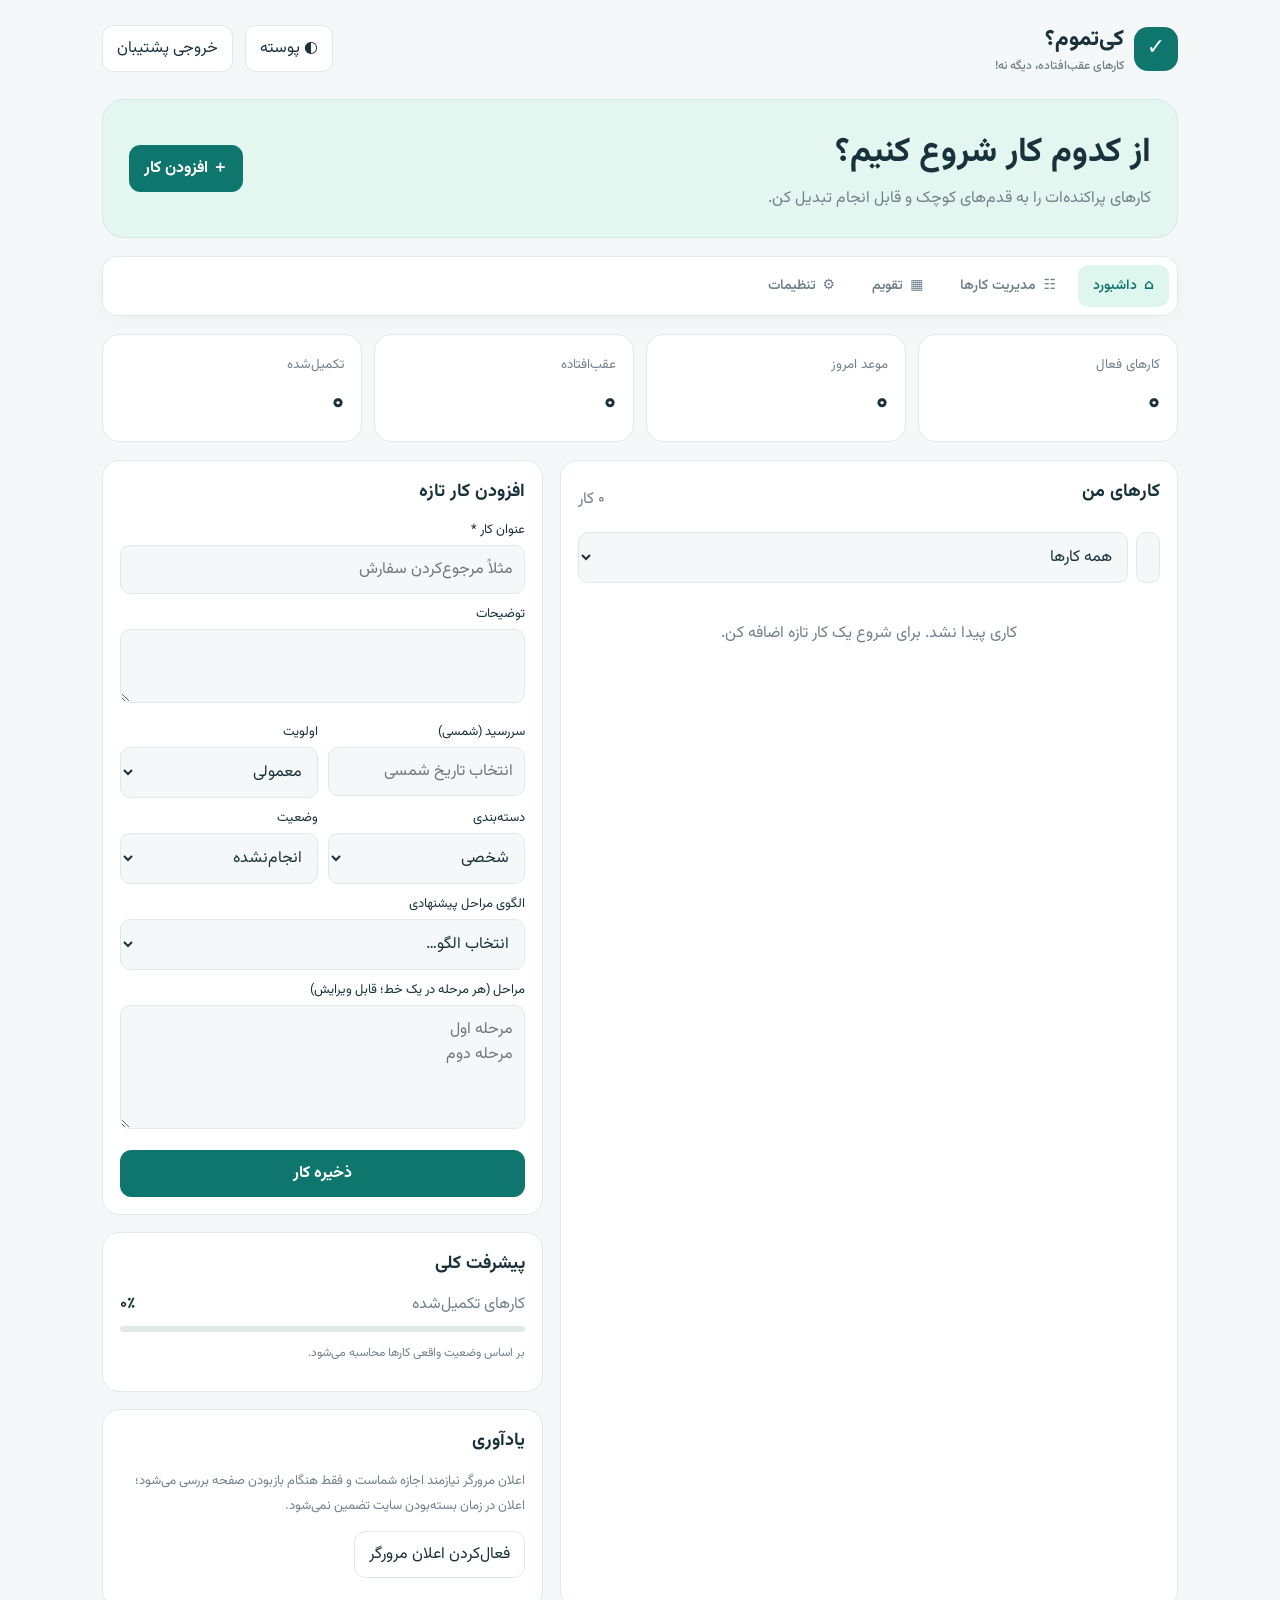
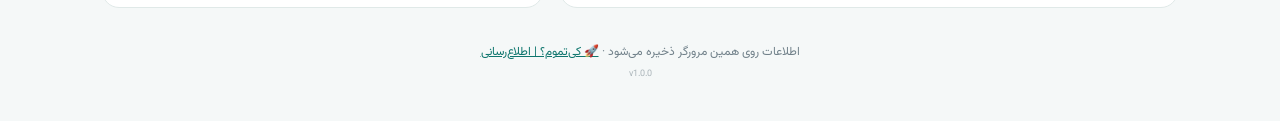
<file: index.html>
<!doctype html><html lang="fa" dir="rtl"><head><meta charset="utf-8"><meta name="viewport" content="width=device-width,initial-scale=1"><meta name="theme-color" content="#0f766e"><meta name="description" content="کی‌تموم؟ کارهای عقب‌افتاده، دیگه نه!"><title>کی‌تموم؟ | مدیریت کارها</title><link rel="preconnect" href="https://fonts.googleapis.com"><link href="https://fonts.googleapis.com/css2?family=Vazirmatn:wght@400;500;600;700;800&display=swap" rel="stylesheet"><link rel="stylesheet" href="css/styles.css"><link rel="stylesheet" href="css/responsive.css"></head><body><div class="wrap"><header class="top"><div class="brand"><div class="logo">✓</div><div>کی‌تموم؟<div class="muted" style="font-size:12px;font-weight:500">کارهای عقب‌افتاده، دیگه نه!</div></div></div><div class="row"><button class="btn" id="theme">◐ پوسته</button><button class="btn" id="backup">خروجی پشتیبان</button></div></header>
<section class="hero"><div><h1>از کدوم کار شروع کنیم؟</h1><p>کارهای پراکنده‌ات را به قدم‌های کوچک و قابل انجام تبدیل کن.</p></div><button class="btn primary" id="focus">＋ افزودن کار</button></section>
<nav class="toolbar" aria-label="نوار ابزار اصلی"><a class="tool-link active" href="index.html">⌂ <span>داشبورد</span></a><a class="tool-link" href="#tasks">☷ <span>مدیریت کارها</span></a><a class="tool-link" href="calendar.html">▦ <span>تقویم</span></a><a class="tool-link" href="settings.html">⚙ <span>تنظیمات</span></a></nav><section class="stats" id="dashboard"><div class="stat"><small>کارهای فعال</small><div class="num" id="active">۰</div></div><div class="stat"><small>موعد امروز</small><div class="num" id="today">۰</div></div><div class="stat"><small>عقب‌افتاده</small><div class="num" id="late">۰</div></div><div class="stat"><small>تکمیل‌شده</small><div class="num" id="done">۰</div></div></section>
<div class="layout"><main class="panel" id="tasks"><div class="row"><h2>کارهای من</h2><span id="count" class="muted">۰ کار</span></div><div class="tools"><input class="field" id="search" placeholder="جست‌وجو در عنوان و توضیحات"><select class="field" id="filter"><option value="all">همه کارها</option><option value="today">امروز</option><option value="week">این هفته</option><option value="late">عقب‌افتاده</option><option value="high">اولویت بالا</option><option value="doing">در حال انجام</option><option value="waiting">منتظر پاسخ</option><option value="done">تکمیل‌شده</option></select></div><div id="list"></div></main>
<aside><section class="panel" id="formpanel"><h2 id="formtitle">افزودن کار تازه</h2><div id="notice" class="notice" role="status"></div><form id="form"><input type="hidden" id="id"><div class="form"><div class="wide"><label for="title">عنوان کار *</label><input class="field" id="title" required maxlength="160" placeholder="مثلاً مرجوع‌کردن سفارش"></div><div class="wide"><label for="desc">توضیحات</label><textarea class="field" id="desc" rows="2" maxlength="2000"></textarea></div><div><label for="dueJalali">سررسید (شمسی)</label><input class="field" type="hidden" id="due"><input class="field" id="dueJalali" data-jalali-target="due" placeholder="انتخاب تاریخ شمسی" readonly></div><div><label for="priority">اولویت</label><select class="field" id="priority"><option value="medium">معمولی</option><option value="high">بالا</option><option value="low">کم</option></select></div><div><label for="category">دسته‌بندی</label><select class="field" id="category"><option>شخصی</option><option>کاری</option><option>خرید</option><option>اداری</option><option>مالی</option><option>سلامتی</option></select></div><div><label for="status">وضعیت</label><select class="field" id="status"><option value="todo">انجام‌نشده</option><option value="doing">در حال انجام</option><option value="waiting">منتظر پاسخ</option><option value="done">تکمیل‌شده</option><option value="cancelled">لغوشده</option></select></div><div class="wide"><label for="template">الگوی مراحل پیشنهادی</label><select class="field" id="template"><option value="">انتخاب الگو…</option><option value="return">مرجوع‌کردن سفارش</option><option value="bill">پرداخت قبض</option><option value="document">تمدید مدارک</option><option value="support">پیگیری پشتیبانی</option><option value="repair">تعمیر وسیله</option><option value="register">ثبت‌نام و مدارک</option><option value="personal">کار شخصی</option></select></div><div class="wide"><label for="steps">مراحل (هر مرحله در یک خط؛ قابل ویرایش)</label><textarea class="field" id="steps" rows="4" placeholder="مرحله اول&#10;مرحله دوم"></textarea></div></div><button class="btn primary" style="width:100%;margin-top:12px" id="save">ذخیره کار</button><button class="btn" type="button" id="cancel" style="width:100%;margin-top:7px;display:none">لغو ویرایش</button></form></section>
<section class="panel"><h2>پیشرفت کلی</h2><div class="row"><span class="muted">کارهای تکمیل‌شده</span><strong id="pct">۰٪</strong></div><div class="progress"><span id="bar" style="width:0"></span></div><p class="muted" style="font-size:12px">بر اساس وضعیت واقعی کارها محاسبه می‌شود.</p></section><section class="panel"><h2>یادآوری</h2><p class="muted" style="font-size:13px;line-height:1.9">اعلان مرورگر نیازمند اجازه شماست و فقط هنگام بازبودن صفحه بررسی می‌شود؛ اعلان در زمان بسته‌بودن سایت تضمین نمی‌شود.</p><button class="btn" id="notify">فعال‌کردن اعلان مرورگر</button><p id="notifymsg" class="muted" style="font-size:12px"></p></section></aside></div>
<footer class="footer">اطلاعات روی همین مرورگر ذخیره می‌شود · <a href="https://ble.ir/key_tamoom" target="_blank" rel="noopener noreferrer" style="color:var(--primary)">🚀 کی‌تموم؟ | اطلاع‌رسانی</a><div style="font-size:9px;opacity:.55;margin-top:6px;direction:ltr">v1.0.0</div></footer></div>
<script src="js/jalali-picker.js" defer></script><script src="js/app.js" defer></script></body></html>
</file>
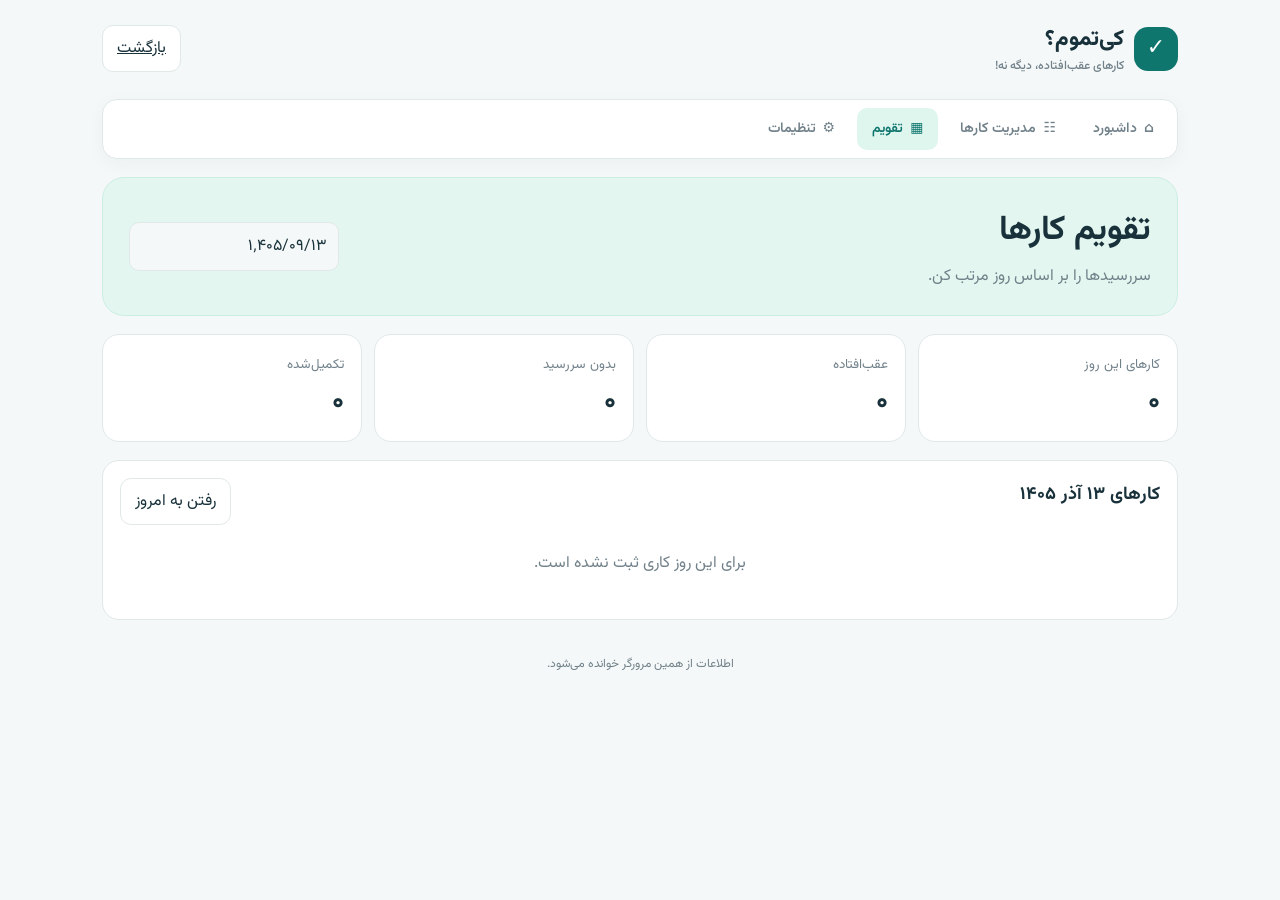
<file: calendar.html>
<!doctype html><html lang="fa" dir="rtl"><head><meta charset="utf-8"><meta name="viewport" content="width=device-width,initial-scale=1"><title>تقویم | کی‌تموم؟</title><link rel="preconnect" href="https://fonts.googleapis.com"><link href="https://fonts.googleapis.com/css2?family=Vazirmatn:wght@400;500;600;700;800&display=swap" rel="stylesheet"><link rel="stylesheet" href="css/styles.css"><link rel="stylesheet" href="css/responsive.css"></head><body><div class="wrap"><header class="top"><a class="brand" href="index.html" style="text-decoration:none;color:inherit"><div class="logo">✓</div><div>کی‌تموم؟<div class="muted" style="font-size:12px;font-weight:500">کارهای عقب‌افتاده، دیگه نه!</div></div></a><a class="btn" href="index.html">بازگشت</a></header><nav class="toolbar" aria-label="نوار ابزار اصلی"><a class="tool-link" href="index.html">⌂ <span>داشبورد</span></a><a class="tool-link" href="index.html#tasks">☷ <span>مدیریت کارها</span></a><a class="tool-link active" href="calendar.html">▦ <span>تقویم</span></a><a class="tool-link" href="settings.html">⚙ <span>تنظیمات</span></a></nav><section class="hero"><div><h1>تقویم کارها</h1><p>سررسیدها را بر اساس روز مرتب کن.</p></div><div style="max-width:210px;width:100%"><input class="field" id="dayJalali" data-jalali-target="day" placeholder="انتخاب تاریخ شمسی" readonly><input type="hidden" id="day"></div></section><section class="stats"><div class="stat"><small>کارهای این روز</small><div class="num" id="selectedCount">۰</div></div><div class="stat"><small>عقب‌افتاده</small><div class="num" id="lateCount">۰</div></div><div class="stat"><small>بدون سررسید</small><div class="num" id="noDate">۰</div></div><div class="stat"><small>تکمیل‌شده</small><div class="num" id="completed">۰</div></div></section><section class="panel"><div class="row"><h2 id="heading">کارهای این روز</h2><button class="btn" id="today">رفتن به امروز</button></div><div id="list"></div></section><footer class="footer">اطلاعات از همین مرورگر خوانده می‌شود.</footer></div><script src="js/jalali-picker.js" defer></script><script src="js/jalali-picker.js" defer></script><script src="js/calendar.js" defer></script></body></html>
</file>
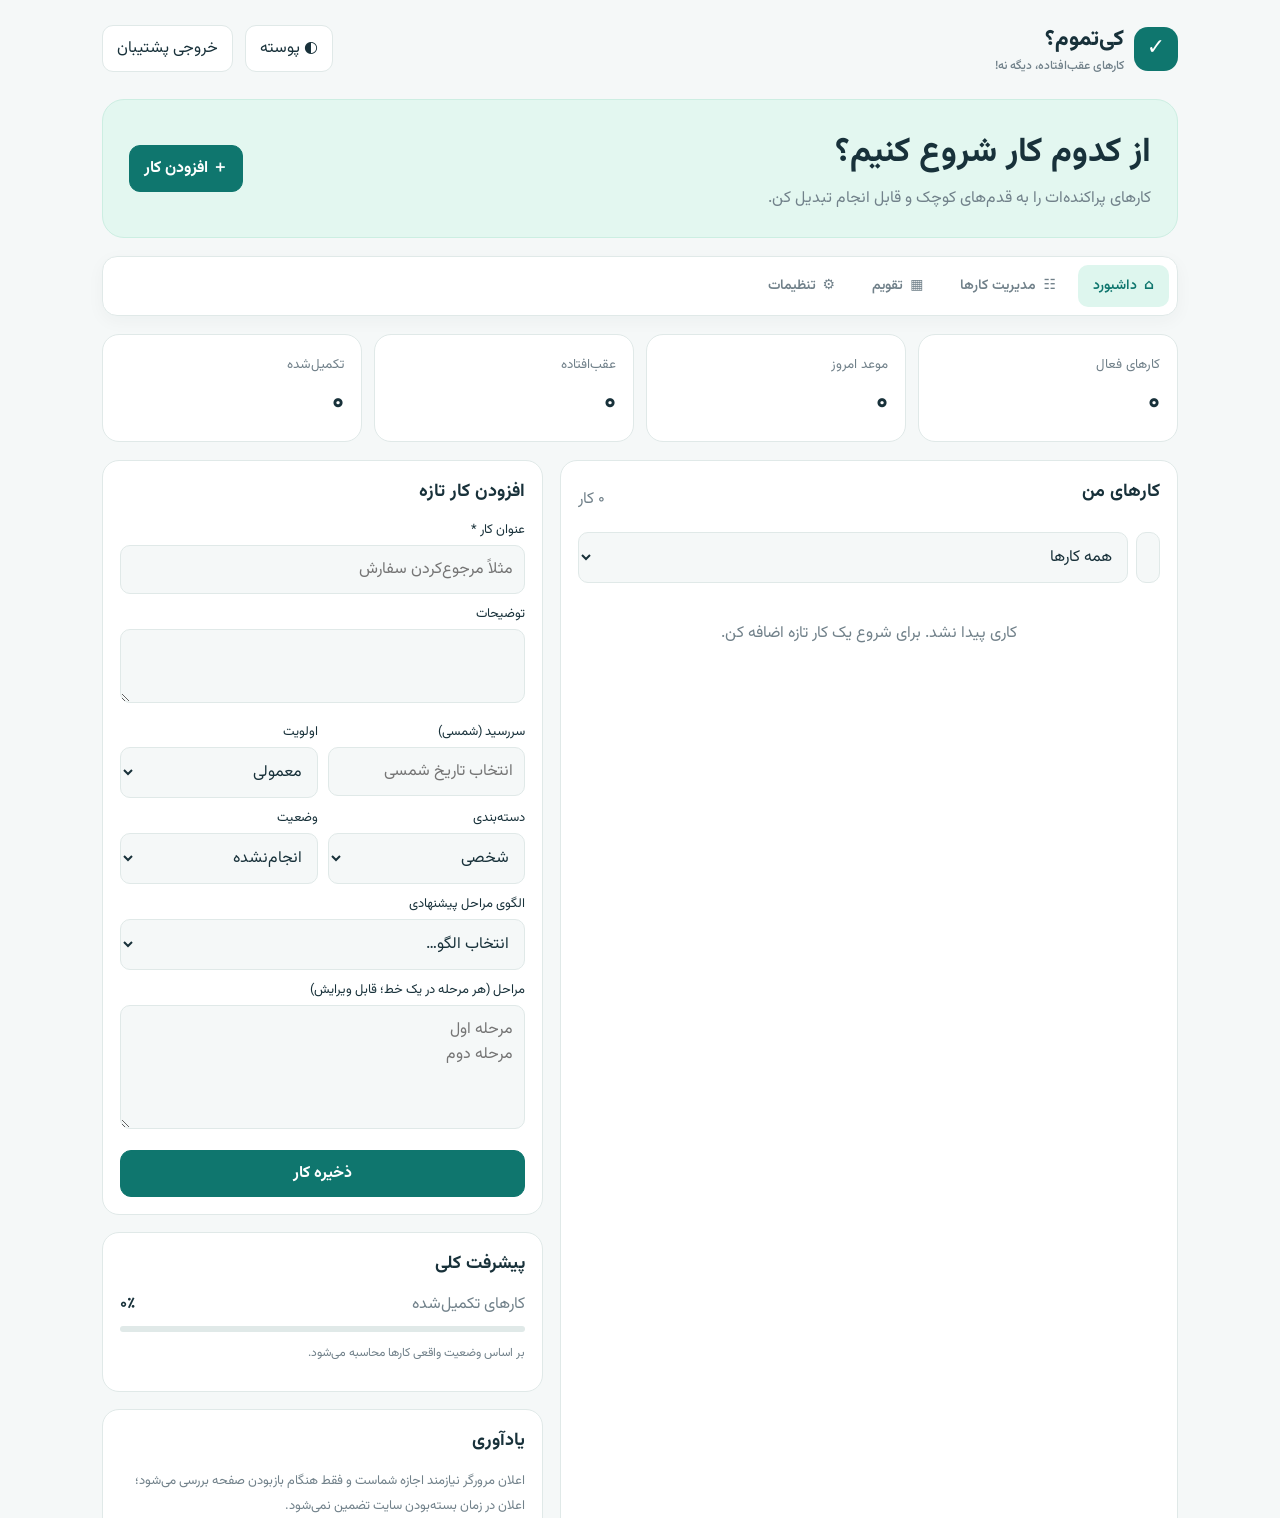
<file: home.html>
<!doctype html><html lang="fa" dir="rtl"><meta charset="utf-8"><meta name="viewport" content="width=device-width,initial-scale=1"><meta http-equiv="refresh" content="0;url=./index.html"><title>کی‌تموم؟</title><body style="font-family:system-ui;text-align:center;padding:4rem"><h1>کی‌تموم؟</h1><a href="./index.html">ورود به مدیریت کارها</a></body></html>
</file>
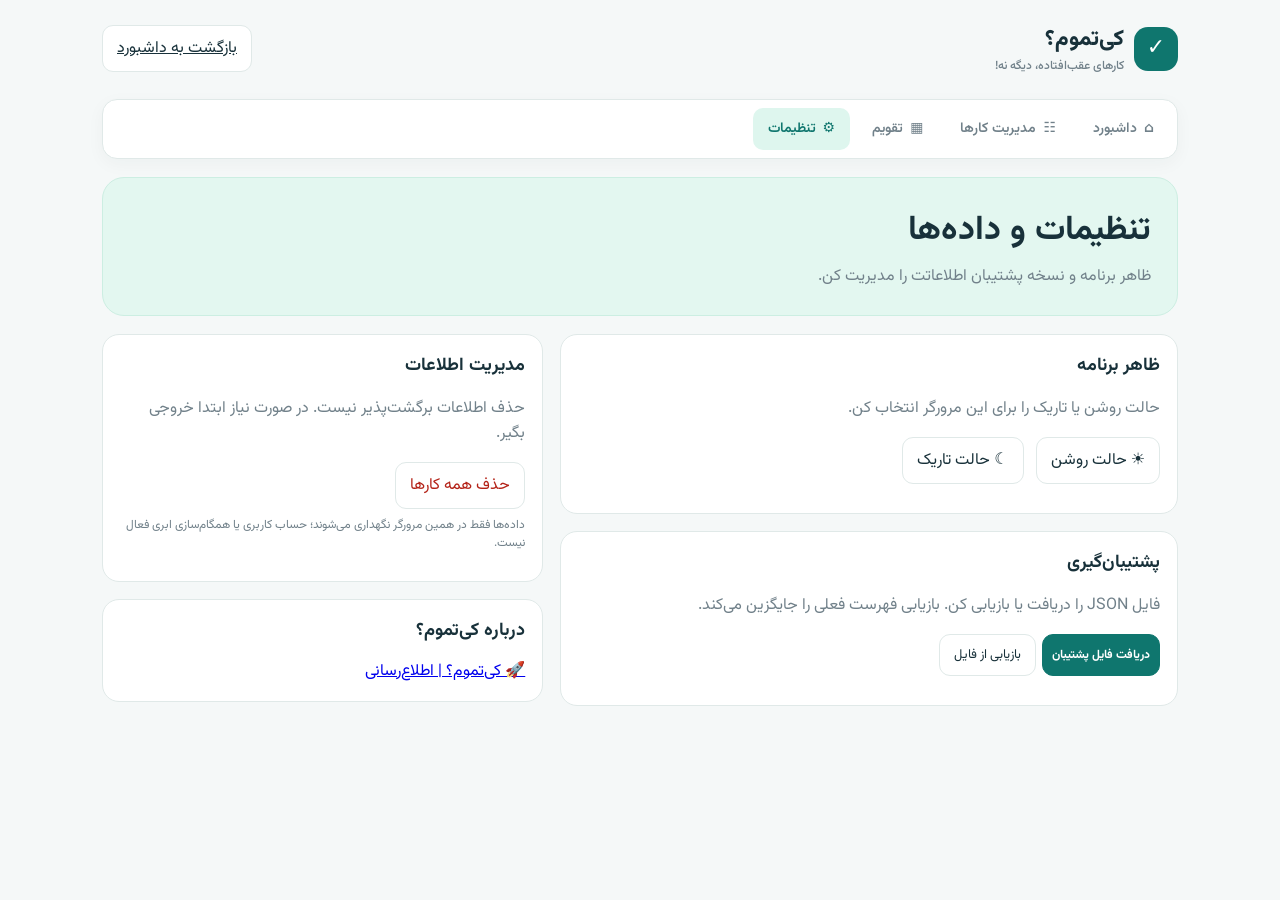
<file: settings.html>
<!doctype html><html lang="fa" dir="rtl"><head><meta charset="utf-8"><meta name="viewport" content="width=device-width,initial-scale=1"><title>تنظیمات | کی‌تموم؟</title><link rel="preconnect" href="https://fonts.googleapis.com"><link href="https://fonts.googleapis.com/css2?family=Vazirmatn:wght@400;500;600;700;800&display=swap" rel="stylesheet"><link rel="stylesheet" href="css/styles.css"><link rel="stylesheet" href="css/responsive.css"></head><body><div class="wrap"><header class="top"><a class="brand" href="index.html" style="text-decoration:none;color:inherit"><div class="logo">✓</div><div>کی‌تموم؟<div class="muted" style="font-size:12px;font-weight:500">کارهای عقب‌افتاده، دیگه نه!</div></div></a><a class="btn" href="index.html">بازگشت به داشبورد</a></header><nav class="toolbar" aria-label="نوار ابزار اصلی"><a class="tool-link" href="index.html">⌂ <span>داشبورد</span></a><a class="tool-link" href="index.html#tasks">☷ <span>مدیریت کارها</span></a><a class="tool-link" href="calendar.html">▦ <span>تقویم</span></a><a class="tool-link active" href="settings.html">⚙ <span>تنظیمات</span></a></nav><section class="hero"><div><h1>تنظیمات و داده‌ها</h1><p>ظاهر برنامه و نسخه پشتیبان اطلاعاتت را مدیریت کن.</p></div></section><div class="layout"><main><section class="panel"><h2>ظاهر برنامه</h2><p class="muted">حالت روشن یا تاریک را برای این مرورگر انتخاب کن.</p><div class="row" style="justify-content:flex-start;flex-wrap:wrap"><button class="btn" id="light">☀ حالت روشن</button><button class="btn" id="dark">☾ حالت تاریک</button></div><p id="themeStatus" class="meta"></p></section><section class="panel"><h2>پشتیبان‌گیری</h2><p class="muted">فایل JSON را دریافت یا بازیابی کن. بازیابی فهرست فعلی را جایگزین می‌کند.</p><div class="actions"><button class="btn primary" id="export">دریافت فایل پشتیبان</button><label class="btn" for="importFile" style="margin:0">بازیابی از فایل</label><input type="file" id="importFile" accept="application/json,.json" hidden></div><p id="backupStatus" class="meta" role="status"></p></section></main><aside><section class="panel"><h2>مدیریت اطلاعات</h2><p class="muted">حذف اطلاعات برگشت‌پذیر نیست. در صورت نیاز ابتدا خروجی بگیر.</p><button class="btn" id="deleteAll" style="color:#b42318">حذف همه کارها</button><p class="meta">داده‌ها فقط در همین مرورگر نگهداری می‌شوند؛ حساب کاربری یا همگام‌سازی ابری فعال نیست.</p></section><section class="panel"><h2>درباره کی‌تموم؟</h2><a href="https://ble.ir/key_tamoom" target="_blank" rel="noopener noreferrer">🚀 کی‌تموم؟ | اطلاع‌رسانی</a></section></aside></div></div><script src="js/settings.js" defer></script></body></html>
</file>
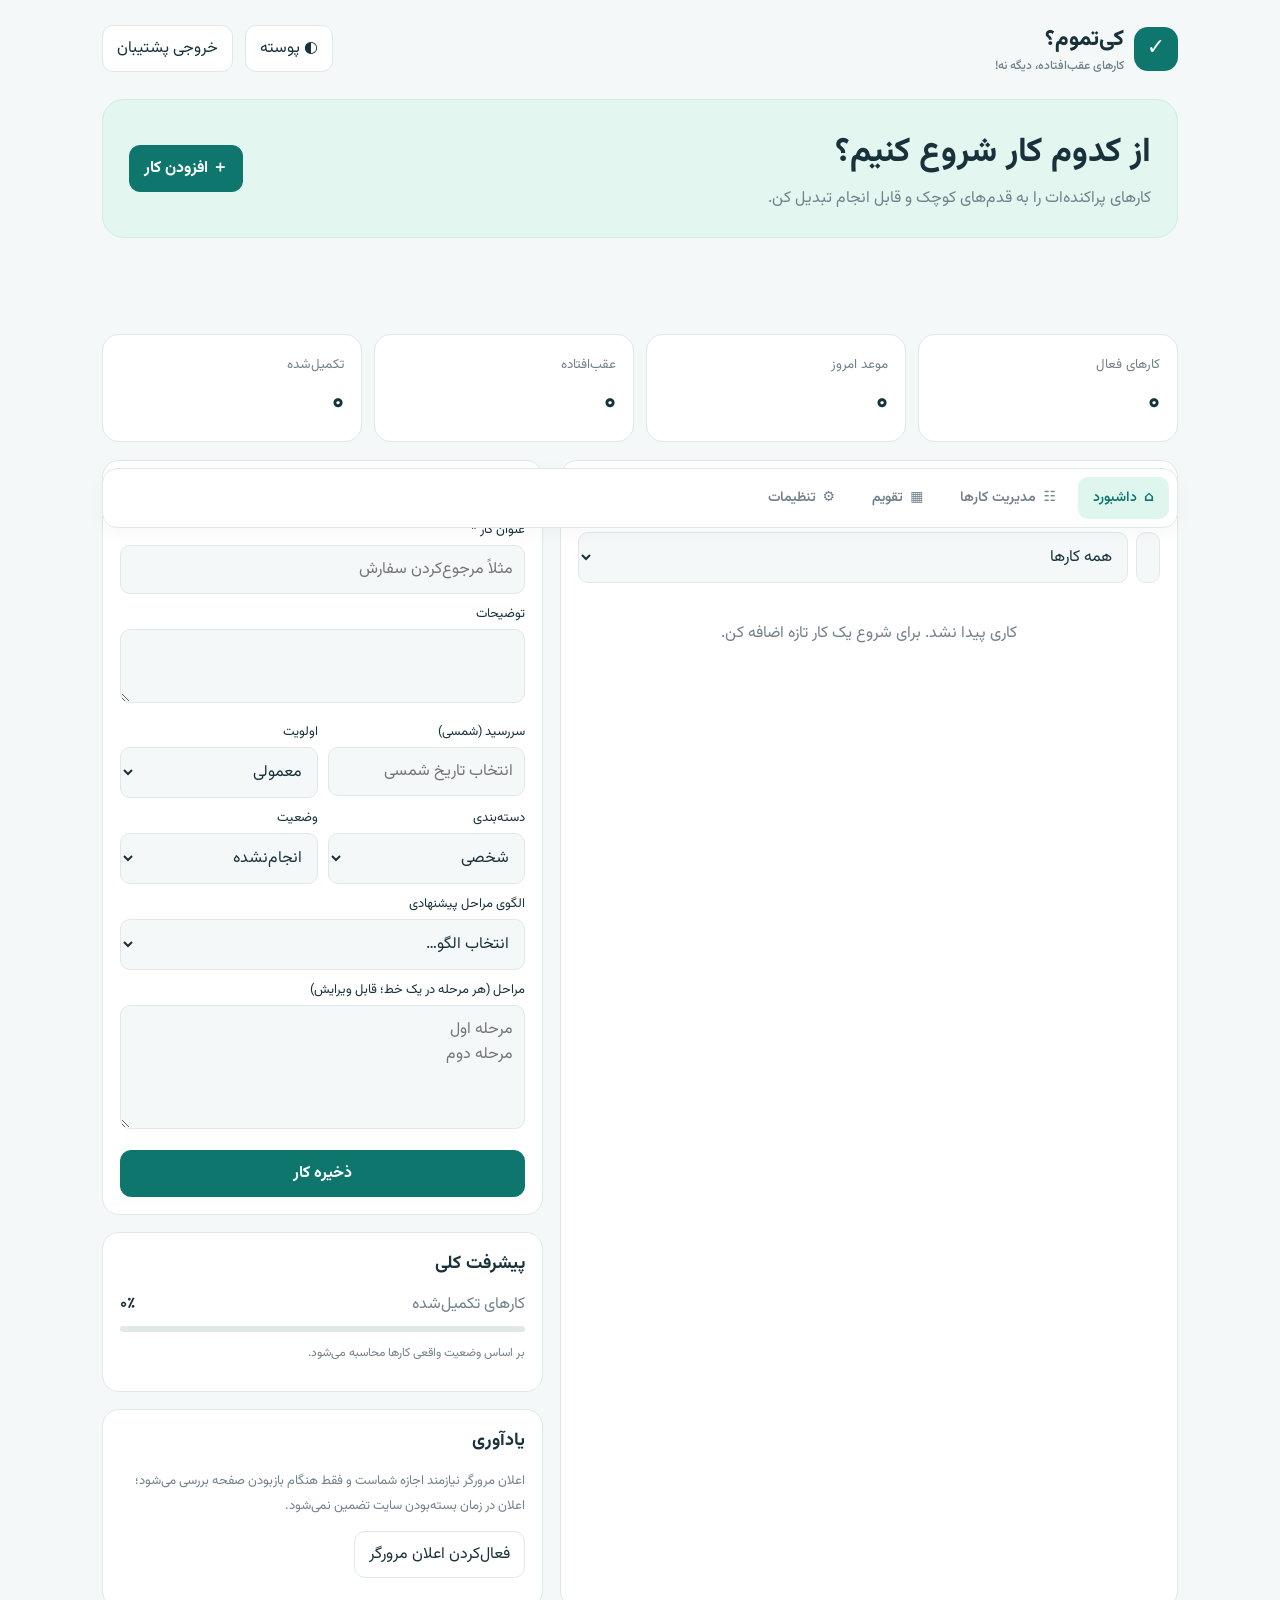
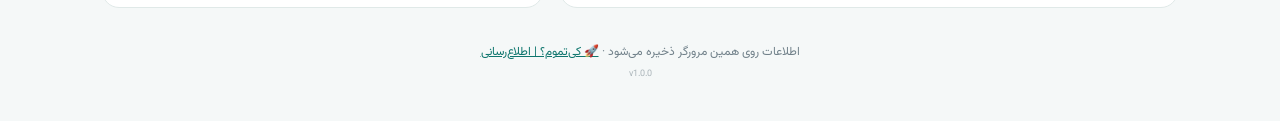
<file: tasks.html>
<!doctype html><html lang="fa" dir="rtl"><meta charset="utf-8"><meta name="viewport" content="width=device-width,initial-scale=1"><meta http-equiv="refresh" content="0;url=./index.html#tasks"><title>مدیریت کارها | کی‌تموم؟</title><body style="font-family:system-ui;text-align:center;padding:3rem">در حال انتقال به مدیریت کارها… <a href="./index.html#tasks">ادامه</a></body></html>
</file>
<file: css/styles.css>
:root{--bg:#f5f8f8;--card:#fff;--text:#18313a;--muted:#71818a;--line:#e0e9e8;--primary:#0f766e;--soft:#def6ee;--warn:#fff0d2;--bad:#fde8e7}*{box-sizing:border-box}body{margin:0;background:var(--bg);color:var(--text);font-family:Vazirmatn,system-ui,sans-serif}body.dark{--bg:#101a20;--card:#19272e;--text:#e8f1f3;--muted:#a3b3ba;--line:#304149;--soft:#173e39;--warn:#49391c;--bad:#482b2b}button,input,textarea,select{font:inherit}button{cursor:pointer}.wrap{max-width:1120px;margin:auto;padding:22px}.top,.row{display:flex;align-items:center;justify-content:space-between;gap:12px}.top{margin-bottom:24px}.brand{font-size:22px;font-weight:800;display:flex;align-items:center;gap:10px}.logo{background:var(--primary);color:white;border-radius:14px;width:44px;height:44px;display:grid;place-items:center}.muted{color:var(--muted)}.btn{border:1px solid var(--line);border-radius:11px;padding:10px 14px;background:var(--card);color:var(--text)}.primary{background:var(--primary);color:white;border-color:var(--primary);font-weight:700}.hero{padding:26px;border-radius:22px;background:#e3f7f0;border:1px solid #cceee2;display:flex;justify-content:space-between;align-items:center;gap:15px;margin-bottom:18px}.dark .hero{background:#193b36;border-color:var(--line)}h1{font-size:clamp(24px,4vw,34px);margin:0 0 7px}h2{font-size:18px;margin:0 0 14px}.hero p{margin:0;color:var(--muted)}.stats{display:grid;grid-template-columns:repeat(4,1fr);gap:12px;margin-bottom:18px}.stat,.panel,.task{background:var(--card);border:1px solid var(--line);border-radius:17px;padding:17px}.stat small{color:var(--muted)}.num{font-size:27px;font-weight:800;margin-top:4px}.layout{display:grid;grid-template-columns:1.4fr 1fr;gap:17px}.panel{margin-bottom:17px}.field{width:100%;background:var(--bg);color:var(--text);border:1px solid var(--line);border-radius:10px;padding:11px;outline-color:var(--primary)}label{font-size:13px;display:block;margin:0 0 5px}.form{display:grid;grid-template-columns:1fr 1fr;gap:10px}.wide{grid-column:1/-1}.tools{display:flex;gap:8px;margin:12px 0}.tools input{flex:1;min-width:0}.task{padding:14px;margin-top:10px}.tasktitle{font-weight:700;overflow-wrap:anywhere}.task.done .tasktitle{text-decoration:line-through;color:var(--muted)}.pill{display:inline-block;background:var(--soft);color:var(--primary);border-radius:20px;padding:3px 9px;font-size:12px;margin:7px 4px 0 0}.warn{background:var(--warn);color:#986600}.bad{background:var(--bad);color:#b42318}.meta{font-size:12px;color:var(--muted);margin-top:7px}.steps{padding-right:20px}.steps li{margin:6px 0}.actions{display:flex;gap:6px;flex-wrap:wrap;margin-top:12px}.actions button{font-size:12px;padding:6px 9px}.progress{height:6px;background:var(--line);border-radius:8px;overflow:hidden;margin-top:9px}.progress span{height:100%;display:block;background:var(--primary)}.empty{text-align:center;color:var(--muted);padding:26px}.notice{display:none;padding:10px;background:var(--soft);color:var(--primary);border-radius:10px;margin-bottom:10px}.footer{text-align:center;font-size:12px;color:var(--muted);padding:18px} @media(max-width:760px){.wrap{padding:13px}.hero{align-items:flex-start;flex-direction:column;padding:20px}.stats{grid-template-columns:repeat(2,1fr);gap:8px}.layout{grid-template-columns:1fr}.form{grid-template-columns:1fr}.wide{grid-column:auto}.panel,.stat{padding:13px}.brand{font-size:19px}.tools{flex-direction:column}} 

.toolbar{position:sticky;top:8px;z-index:10;display:flex;align-items:center;gap:7px;background:var(--card);border:1px solid var(--line);border-radius:15px;padding:8px;margin:0 0 18px;box-shadow:0 5px 18px #18313a0a}
.tool-link{display:flex;align-items:center;justify-content:center;gap:7px;text-decoration:none;color:var(--muted);font-size:14px;font-weight:600;padding:10px 15px;border-radius:10px;transition:background .18s,color .18s}
.tool-link:hover,.tool-link.active{background:var(--soft);color:var(--primary)}
.tool-link:focus-visible,button:focus-visible,a:focus-visible,input:focus-visible,select:focus-visible,textarea:focus-visible{outline:3px solid #38bdf8;outline-offset:2px}

/* Jalali date picker */
.jalali-overlay{position:fixed;inset:0;z-index:9999;background:#071116b8;display:grid;place-items:center;padding:16px}
.jalali-overlay[hidden]{display:none}
.jalali-dialog{width:min(100%,390px);background:var(--card);color:var(--text);border:1px solid var(--line);border-radius:26px;padding:20px;box-shadow:0 24px 80px #0005}
.jalali-head{display:flex;align-items:center;justify-content:space-between;gap:10px;margin-bottom:18px}
.jalali-head strong{font-size:19px}
.jalali-head button{width:42px;height:42px;border:0;border-radius:13px;background:var(--soft);color:var(--primary);font-size:28px}
.jalali-week,.jalali-days{display:grid;grid-template-columns:repeat(7,minmax(0,1fr));gap:5px;text-align:center}
.jalali-week{color:var(--muted);font-size:13px;margin-bottom:8px}
.jalali-week span{padding:7px 0}
.jp-day,.jp-blank{min-width:0;aspect-ratio:1;border:0;border-radius:50%;display:grid;place-items:center}
.jp-day{background:transparent;color:var(--text);font-size:15px}
.jp-day:hover{background:var(--soft)}
.jp-day.selected{background:#0f766e;color:white;font-weight:800}
.jalali-foot{display:flex;justify-content:space-between;gap:10px;margin-top:18px}
.jalali-foot .btn{min-width:100px}
body.jalali-open{overflow:hidden}
#dueJalali,#dayJalali{cursor:pointer}
</file>
<file: css/responsive.css>
@media(max-width:760px){.toolbar{position:sticky;top:4px;display:grid;grid-template-columns:repeat(4,minmax(0,1fr));gap:3px;padding:5px}.tool-link{flex-direction:column;gap:3px;padding:8px 2px;font-size:11px}.tool-link span{white-space:nowrap}.top{align-items:flex-start}.top .row{flex-wrap:wrap;justify-content:flex-end}.top .btn{font-size:12px;padding:8px}.stats{grid-template-columns:repeat(2,1fr)}.layout{grid-template-columns:1fr}}
@media(min-width:761px){.toolbar{max-width:100%}}
</file>
